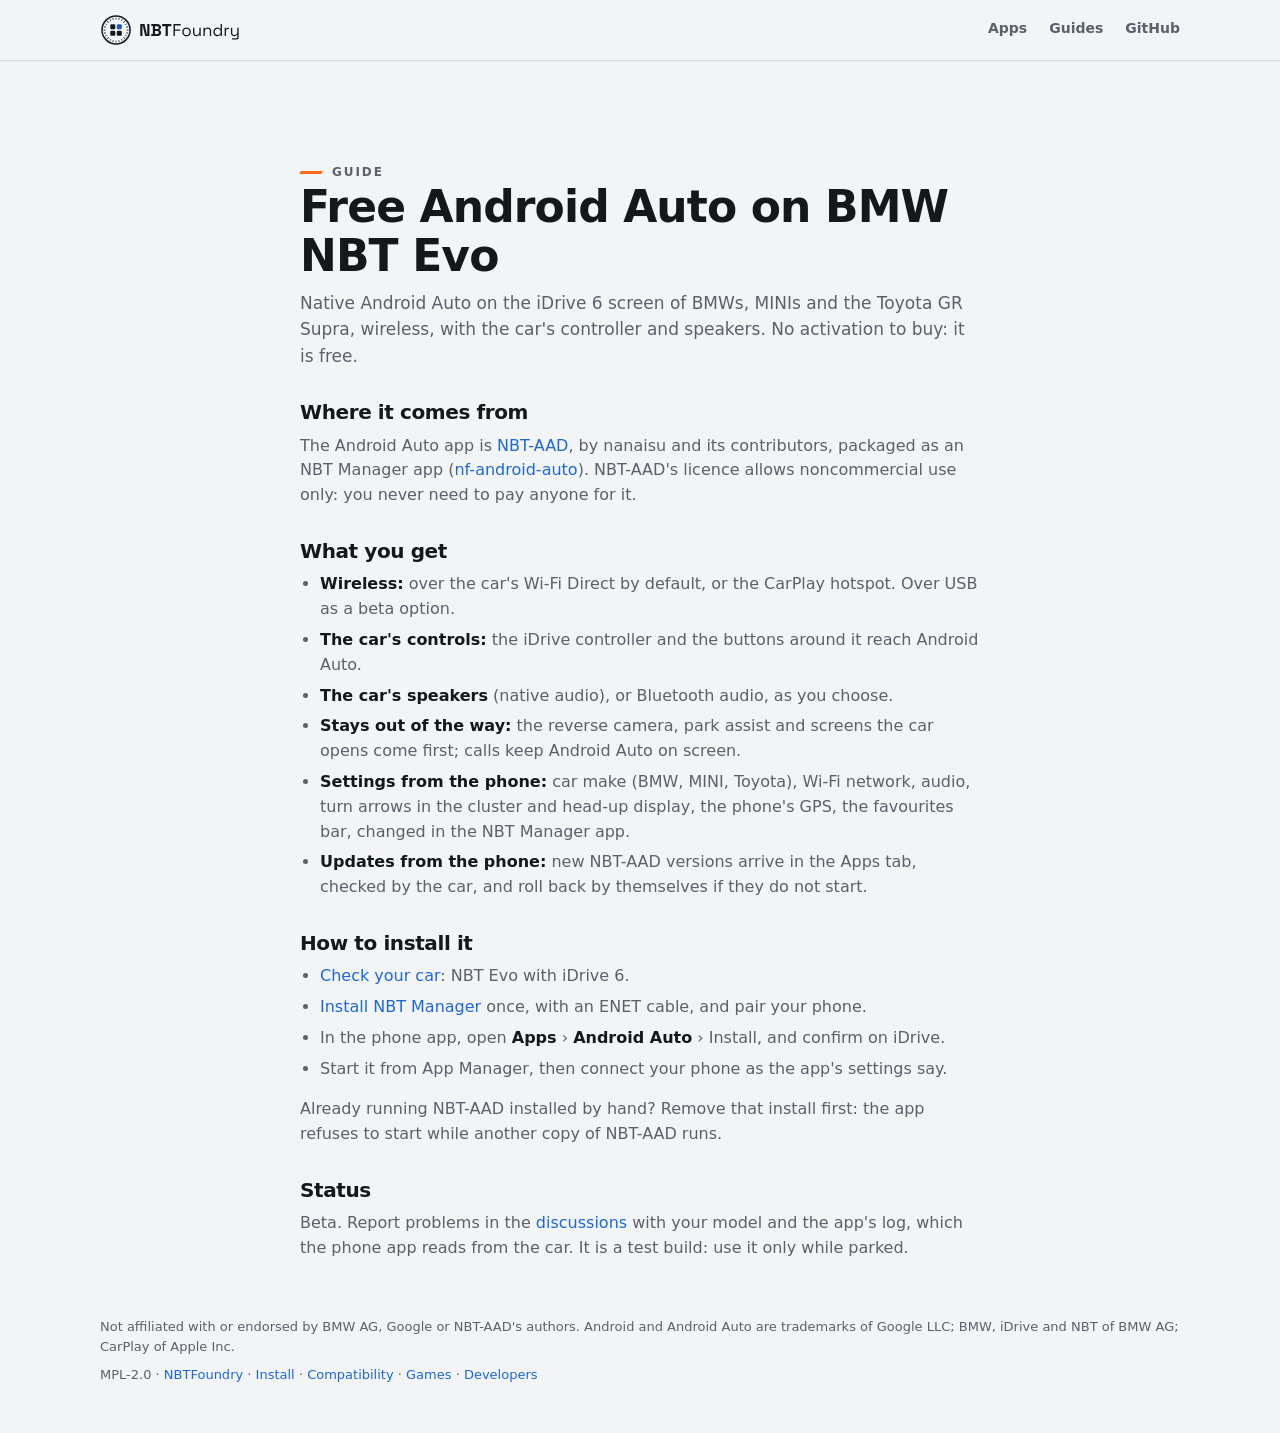
<file: site/android-auto.html>
<!doctype html>
<!-- SPDX-License-Identifier: MPL-2.0 -->
<html lang="en">
<head>
<meta charset="utf-8">
<meta name="viewport" content="width=device-width, initial-scale=1">
<title>Free Android Auto on BMW NBT Evo (iDrive 6) · NBTFoundry</title>
<meta name="description" content="Native, wireless Android Auto on BMW NBT Evo (iDrive 6) and Toyota GR Supra head units, free: NBT-AAD packaged as an app, installed and updated from your phone, no activation to buy.">
<meta name="color-scheme" content="light dark">
<link rel="canonical" href="https://nbtfoundry.github.io/android-auto.html">
<meta property="og:type" content="article">
<meta property="og:title" content="Free Android Auto on BMW NBT Evo (iDrive 6)">
<meta property="og:description" content="Native, wireless Android Auto on the iDrive screen, installed and updated from your phone. No activation to buy.">
<meta property="og:image" content="https://nbtfoundry.github.io/assets/share.png">
<link rel="icon" href="assets/mark-light.svg" media="(prefers-color-scheme: light)">
<link rel="icon" href="assets/mark-dark.svg" media="(prefers-color-scheme: dark)">
<link rel="stylesheet" href="style.css">
</head>
<body>
<header class="bar">
  <div class="wrap bar-inner">
    <a href="./" class="brand" aria-label="NBTFoundry">
      <picture>
        <source srcset="assets/logo-dark.svg" media="(prefers-color-scheme: dark)">
        <img src="assets/logo-light.svg" alt="NBTFoundry" height="32">
      </picture>
    </a>
    <nav><a href="./#apps">Apps</a><a href="./#guides">Guides</a><a href="https://github.com/NBTFoundry">GitHub</a></nav>
  </div>
</header>
<main class="wrap section prose">
  <p class="eyebrow">Guide</p>
  <h1>Free Android Auto on BMW NBT Evo</h1>
  <p class="lede-left">Native Android Auto on the iDrive 6 screen of BMWs, MINIs and the Toyota GR Supra,
    wireless, with the car's controller and speakers. No activation to buy: it is free.</p>

  <h2>Where it comes from</h2>
  <p>The Android Auto app is <a href="https://github.com/Sq00ky/Supra-iDrive6-Android-Auto">NBT-AAD</a>, by
    nanaisu and its contributors, packaged as an NBT Manager app
    (<a href="https://github.com/NBTFoundry/nf-android-auto">nf-android-auto</a>). NBT-AAD's licence allows
    noncommercial use only: you never need to pay anyone for it.</p>

  <h2>What you get</h2>
  <ul>
    <li><b>Wireless:</b> over the car's Wi-Fi Direct by default, or the CarPlay hotspot. Over USB as a beta option.</li>
    <li><b>The car's controls:</b> the iDrive controller and the buttons around it reach Android Auto.</li>
    <li><b>The car's speakers</b> (native audio), or Bluetooth audio, as you choose.</li>
    <li><b>Stays out of the way:</b> the reverse camera, park assist and screens the car opens come first;
      calls keep Android Auto on screen.</li>
    <li><b>Settings from the phone:</b> car make (BMW, MINI, Toyota), Wi-Fi network, audio, turn arrows in the cluster and head-up display,
      the phone's GPS, the favourites bar, changed in the NBT Manager app.</li>
    <li><b>Updates from the phone:</b> new NBT-AAD versions arrive in the Apps tab, checked by the car, and roll back
      by themselves if they do not start.</li>
  </ul>

  <h2>How to install it</h2>
  <ul>
    <li><a href="compatibility.html">Check your car</a>: NBT Evo with iDrive 6.</li>
    <li><a href="install.html">Install NBT Manager</a> once, with an ENET cable, and pair your phone.</li>
    <li>In the phone app, open <b>Apps</b> › <b>Android Auto</b> › Install, and confirm on iDrive.</li>
    <li>Start it from App Manager, then connect your phone as the app's settings say.</li>
  </ul>
  <p>Already running NBT-AAD installed by hand? Remove that install first: the app refuses to start while another
    copy of NBT-AAD runs.</p>

  <h2>Status</h2>
  <p>Beta. Report problems in the <a href="https://github.com/orgs/NBTFoundry/discussions/categories/q-a">discussions</a>
    with your model and the app's log, which the phone app reads from the car. It is a test build: use it only while
    parked.</p>
</main>
<footer class="wrap footer">
  <p>Not affiliated with or endorsed by BMW AG, Google or NBT-AAD's authors. Android and Android Auto are
    trademarks of Google LLC; BMW, iDrive and NBT of BMW AG; CarPlay of Apple Inc.</p>
  <p>MPL-2.0 · <a href="./">NBTFoundry</a> · <a href="install.html">Install</a> ·
    <a href="compatibility.html">Compatibility</a> · <a href="games.html">Games</a> ·
    <a href="developers.html">Developers</a></p>
</footer>
</body>
</html>
</file>
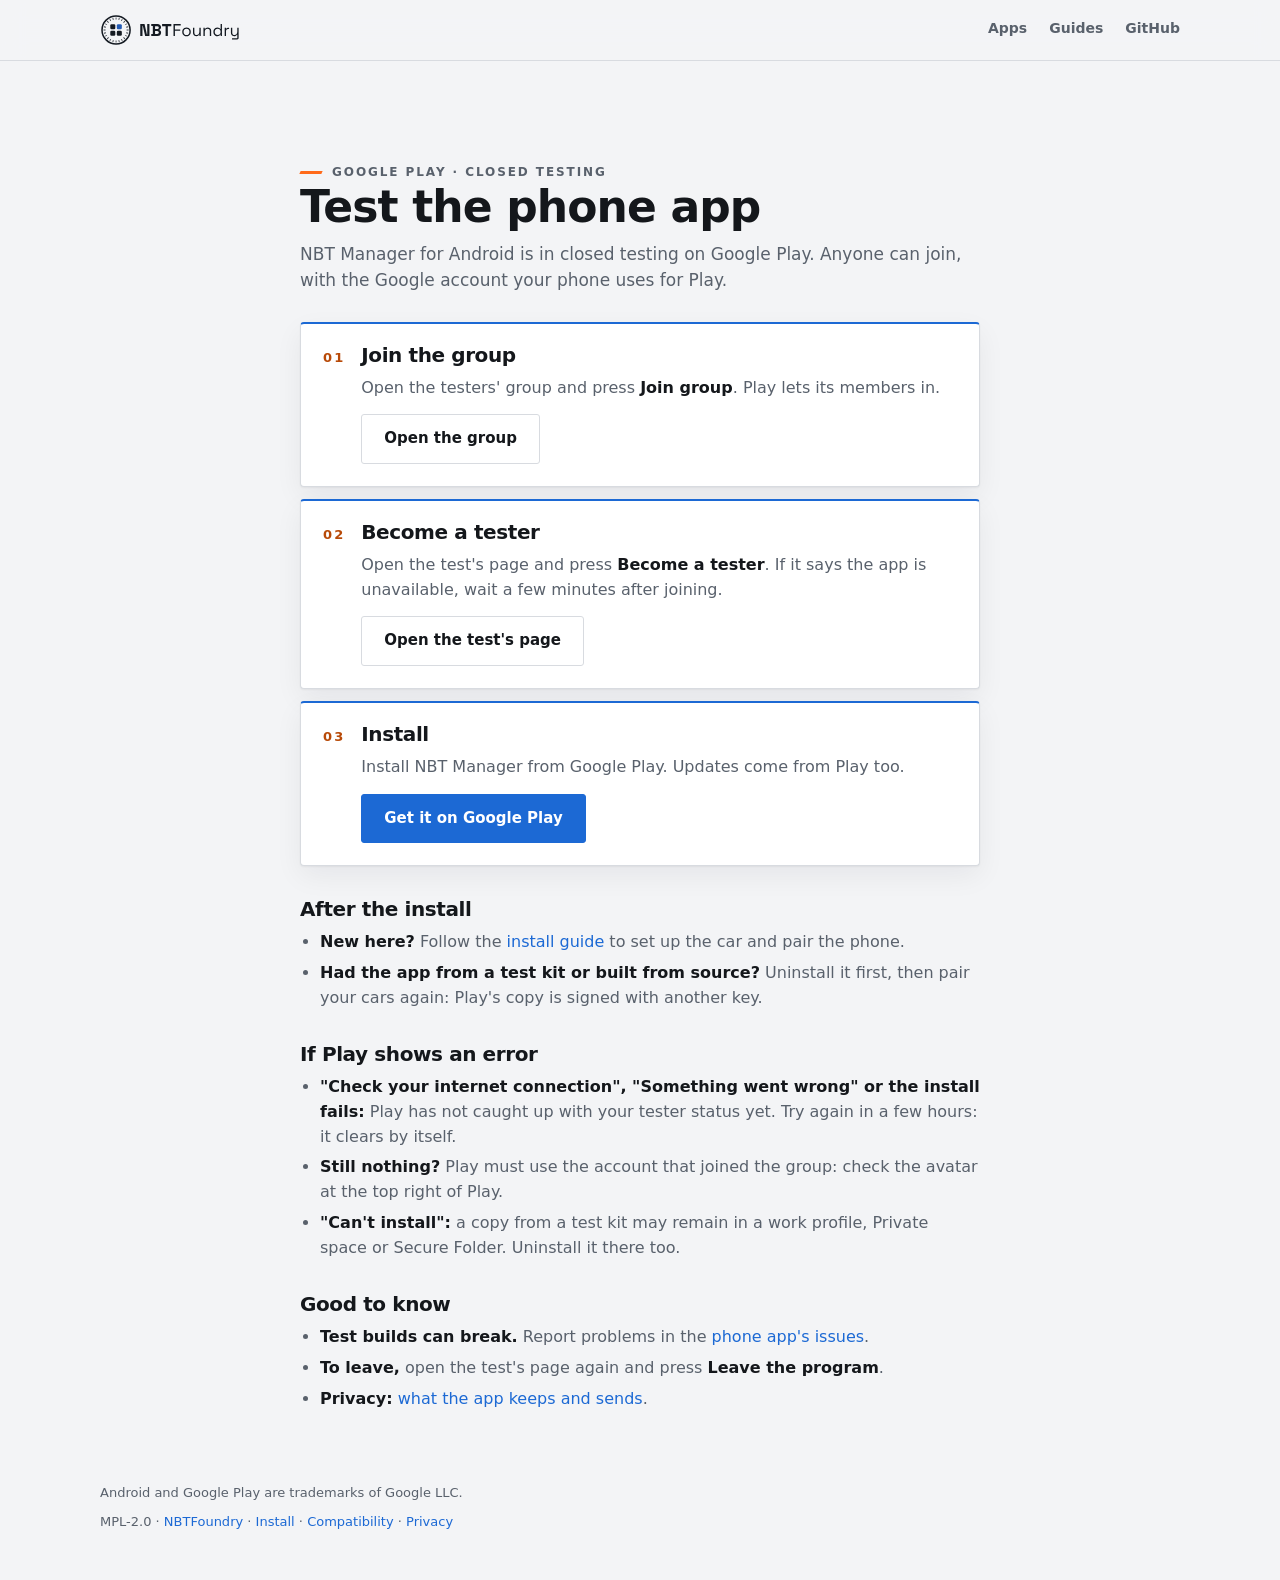
<file: site/beta.html>
<!doctype html>
<!-- SPDX-License-Identifier: MPL-2.0 -->
<html lang="en">
<head>
<meta charset="utf-8">
<meta name="viewport" content="width=device-width, initial-scale=1">
<title>Test the phone app · NBT Manager</title>
<meta name="description" content="Join the NBT Manager phone app's test on Google Play: open to anyone with a Google account.">
<meta name="color-scheme" content="light dark">
<link rel="canonical" href="https://nbtfoundry.github.io/beta.html">
<meta property="og:type" content="article">
<meta property="og:title" content="Test the NBT Manager phone app">
<meta property="og:description" content="Three steps on Google Play, open to anyone with a Google account.">
<meta property="og:image" content="https://nbtfoundry.github.io/assets/share.png">
<link rel="icon" href="assets/mark-light.svg" media="(prefers-color-scheme: light)">
<link rel="icon" href="assets/mark-dark.svg" media="(prefers-color-scheme: dark)">
<link rel="stylesheet" href="style.css">
</head>
<body>
<header class="bar">
  <div class="wrap bar-inner">
    <a href="./" class="brand" aria-label="NBTFoundry">
      <picture>
        <source srcset="assets/logo-dark.svg" media="(prefers-color-scheme: dark)">
        <img src="assets/logo-light.svg" alt="NBTFoundry" height="32">
      </picture>
    </a>
    <nav><a href="./#apps">Apps</a><a href="./#guides">Guides</a><a href="https://github.com/NBTFoundry">GitHub</a></nav>
  </div>
</header>
<main class="wrap section prose">
  <p class="eyebrow">Google Play · closed testing</p>
  <h1>Test the phone app</h1>
  <p class="lede-left">NBT Manager for Android is in closed testing on Google Play. Anyone can join,
    with the Google account your phone uses for Play.</p>

  <ol class="steps">
    <li>
      <h2>Join the group</h2>
      <p>Open the testers' group and press <b>Join group</b>. Play lets its members in.</p>
      <a class="button" href="https://groups.google.com/g/nbtfoundry-testers">Open the group</a>
    </li>
    <li>
      <h2>Become a tester</h2>
      <p>Open the test's page and press <b>Become a tester</b>. If it says the app is unavailable, wait a few
        minutes after joining.</p>
      <a class="button" href="https://play.google.com/apps/testing/org.nbtfoundry.manager">Open the test's page</a>
    </li>
    <li>
      <h2>Install</h2>
      <p>Install NBT Manager from Google Play. Updates come from Play too.</p>
      <a class="button primary" href="https://play.google.com/store/apps/details?id=org.nbtfoundry.manager">Get it on Google Play</a>
    </li>
  </ol>

  <h2>After the install</h2>
  <ul>
    <li><b>New here?</b> Follow the <a href="install.html">install guide</a> to set up the car and pair the phone.</li>
    <li><b>Had the app from a test kit or built from source?</b> Uninstall it first, then pair your cars again:
      Play's copy is signed with another key.</li>
  </ul>

  <h2>If Play shows an error</h2>
  <ul>
    <li><b>"Check your internet connection", "Something went wrong" or the install fails:</b> Play has not caught
      up with your tester status yet. Try again in a few hours: it clears by itself.</li>
    <li><b>Still nothing?</b> Play must use the account that joined the group: check the avatar at the top right
      of Play.</li>
    <li><b>"Can't install":</b> a copy from a test kit may remain in a work profile, Private space or Secure
      Folder. Uninstall it there too.</li>
  </ul>
  <h2>Good to know</h2>
  <ul>
    <li><b>Test builds can break.</b> Report problems in the
      <a href="https://github.com/NBTFoundry/mobile-app/issues">phone app's issues</a>.</li>
    <li><b>To leave,</b> open the test's page again and press <b>Leave the program</b>.</li>
    <li><b>Privacy:</b> <a href="privacy.html">what the app keeps and sends</a>.</li>
  </ul>
</main>
<footer class="wrap footer">
  <p>Android and Google Play are trademarks of Google LLC.</p>
  <p>MPL-2.0 · <a href="./">NBTFoundry</a> · <a href="install.html">Install</a> ·
    <a href="compatibility.html">Compatibility</a> · <a href="privacy.html">Privacy</a></p>
</footer>
</body>
</html>
</file>
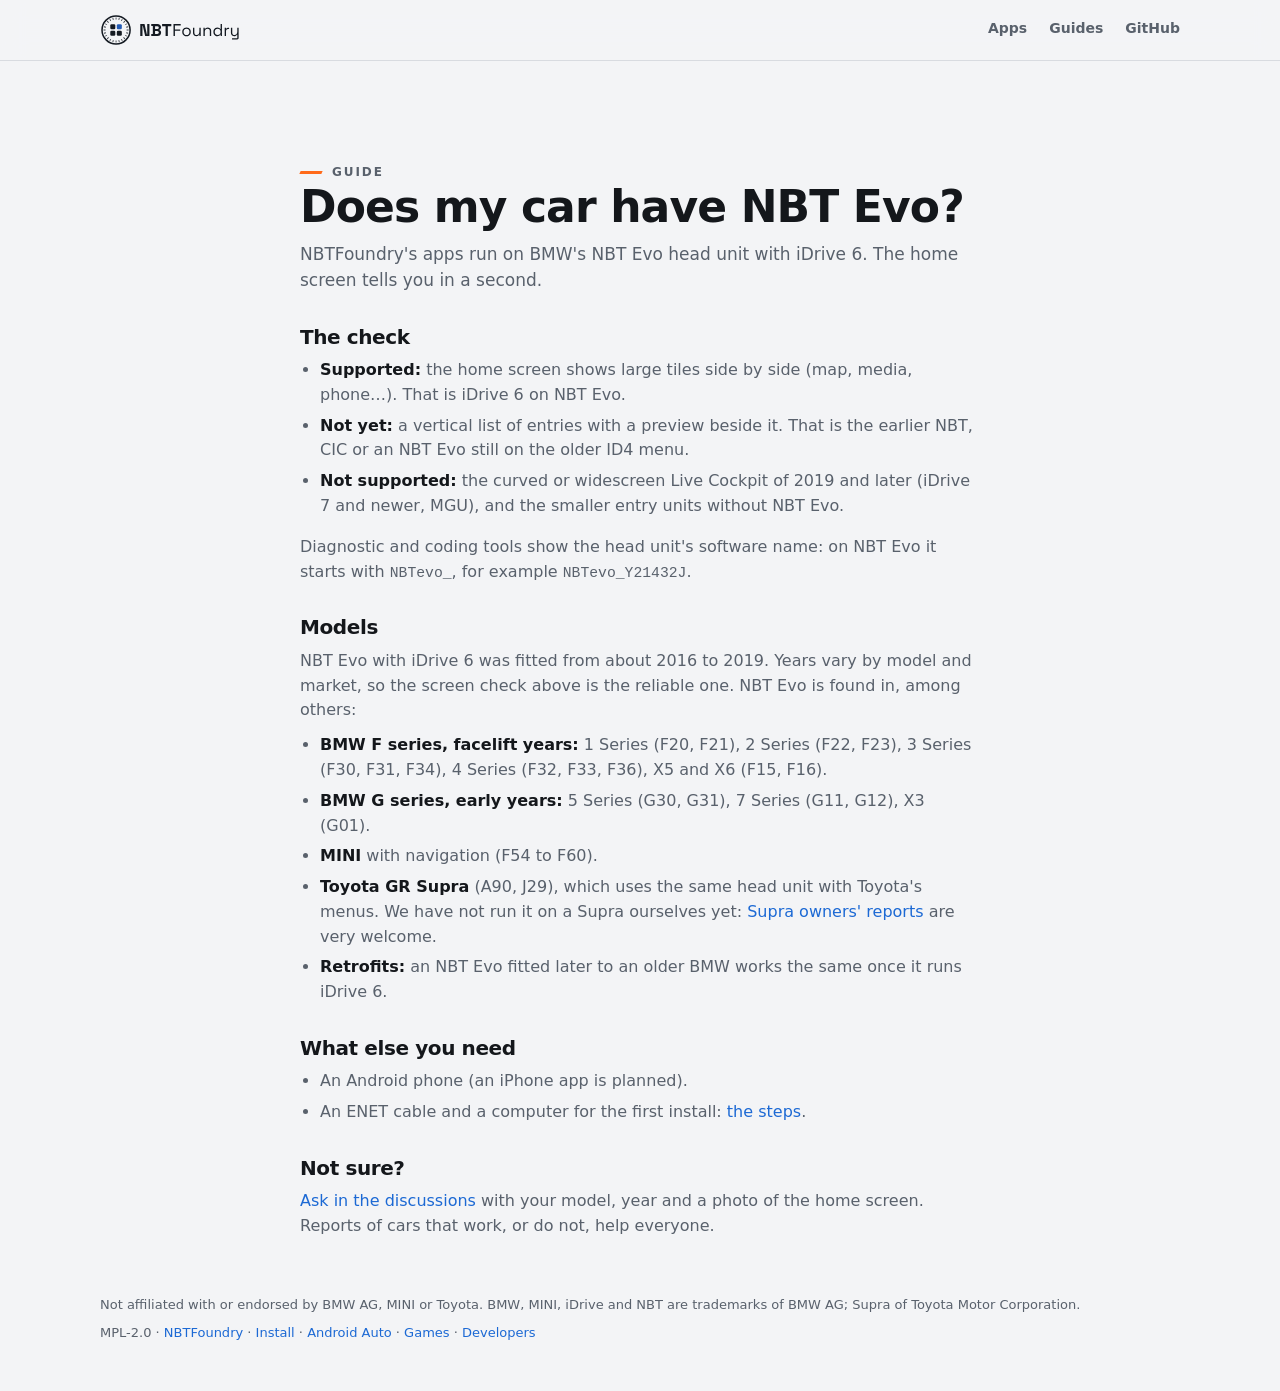
<file: site/compatibility.html>
<!doctype html>
<!-- SPDX-License-Identifier: MPL-2.0 -->
<html lang="en">
<head>
<meta charset="utf-8">
<meta name="viewport" content="width=device-width, initial-scale=1">
<title>Does my BMW have NBT Evo (iDrive 6)? · NBTFoundry</title>
<meta name="description" content="How to tell whether your BMW, MINI or Toyota GR Supra has the NBT Evo head unit with iDrive 6, which models have it, and which systems NBTFoundry's apps do not support yet.">
<meta name="color-scheme" content="light dark">
<link rel="canonical" href="https://nbtfoundry.github.io/compatibility.html">
<meta property="og:type" content="article">
<meta property="og:title" content="Does my car have NBT Evo (iDrive 6)?">
<meta property="og:description" content="The home screen tells you. Models, years and what is not supported yet.">
<meta property="og:image" content="https://nbtfoundry.github.io/assets/share.png">
<link rel="icon" href="assets/mark-light.svg" media="(prefers-color-scheme: light)">
<link rel="icon" href="assets/mark-dark.svg" media="(prefers-color-scheme: dark)">
<link rel="stylesheet" href="style.css">
</head>
<body>
<header class="bar">
  <div class="wrap bar-inner">
    <a href="./" class="brand" aria-label="NBTFoundry">
      <picture>
        <source srcset="assets/logo-dark.svg" media="(prefers-color-scheme: dark)">
        <img src="assets/logo-light.svg" alt="NBTFoundry" height="32">
      </picture>
    </a>
    <nav><a href="./#apps">Apps</a><a href="./#guides">Guides</a><a href="https://github.com/NBTFoundry">GitHub</a></nav>
  </div>
</header>
<main class="wrap section prose">
  <p class="eyebrow">Guide</p>
  <h1>Does my car have NBT Evo?</h1>
  <p class="lede-left">NBTFoundry's apps run on BMW's NBT Evo head unit with iDrive 6. The home screen tells
    you in a second.</p>

  <h2>The check</h2>
  <ul>
    <li><b>Supported:</b> the home screen shows large tiles side by side (map, media, phone…). That is iDrive 6
      on NBT Evo.</li>
    <li><b>Not yet:</b> a vertical list of entries with a preview beside it. That is the earlier NBT, CIC or an
      NBT Evo still on the older ID4 menu.</li>
    <li><b>Not supported:</b> the curved or widescreen Live Cockpit of 2019 and later (iDrive 7 and newer, MGU),
      and the smaller entry units without NBT Evo.</li>
  </ul>
  <p>Diagnostic and coding tools show the head unit's software name: on NBT Evo it starts with
    <code>NBTevo_</code>, for example <code>NBTevo_Y21432J</code>.</p>

  <h2>Models</h2>
  <p>NBT Evo with iDrive 6 was fitted from about 2016 to 2019. Years vary by model and market, so the screen
    check above is the reliable one. NBT Evo is found in, among others:</p>
  <ul>
    <li><b>BMW F series, facelift years:</b> 1 Series (F20, F21), 2 Series (F22, F23), 3 Series (F30, F31,
      F34), 4 Series (F32, F33, F36), X5 and X6 (F15, F16).</li>
    <li><b>BMW G series, early years:</b> 5 Series (G30, G31), 7 Series (G11, G12), X3 (G01).</li>
    <li><b>MINI</b> with navigation (F54 to F60).</li>
    <li><b>Toyota GR Supra</b> (A90, J29), which uses the same head unit with Toyota's menus. We have not run
      it on a Supra ourselves yet: <a href="https://github.com/orgs/NBTFoundry/discussions/1">Supra
      owners' reports</a> are very welcome.</li>
    <li><b>Retrofits:</b> an NBT Evo fitted later to an older BMW works the same once it runs iDrive 6.</li>
  </ul>

  <h2>What else you need</h2>
  <ul>
    <li>An Android phone (an iPhone app is planned).</li>
    <li>An ENET cable and a computer for the first install: <a href="install.html">the steps</a>.</li>
  </ul>

  <h2>Not sure?</h2>
  <p><a href="https://github.com/orgs/NBTFoundry/discussions/categories/q-a">Ask in the discussions</a> with
    your model, year and a photo of the home screen. Reports of cars that work, or do not, help everyone.</p>
</main>
<footer class="wrap footer">
  <p>Not affiliated with or endorsed by BMW AG, MINI or Toyota. BMW, MINI, iDrive and NBT are trademarks of
    BMW AG; Supra of Toyota Motor Corporation.</p>
  <p>MPL-2.0 · <a href="./">NBTFoundry</a> · <a href="install.html">Install</a> ·
    <a href="android-auto.html">Android Auto</a> · <a href="games.html">Games</a> ·
    <a href="developers.html">Developers</a></p>
</footer>
</body>
</html>
</file>
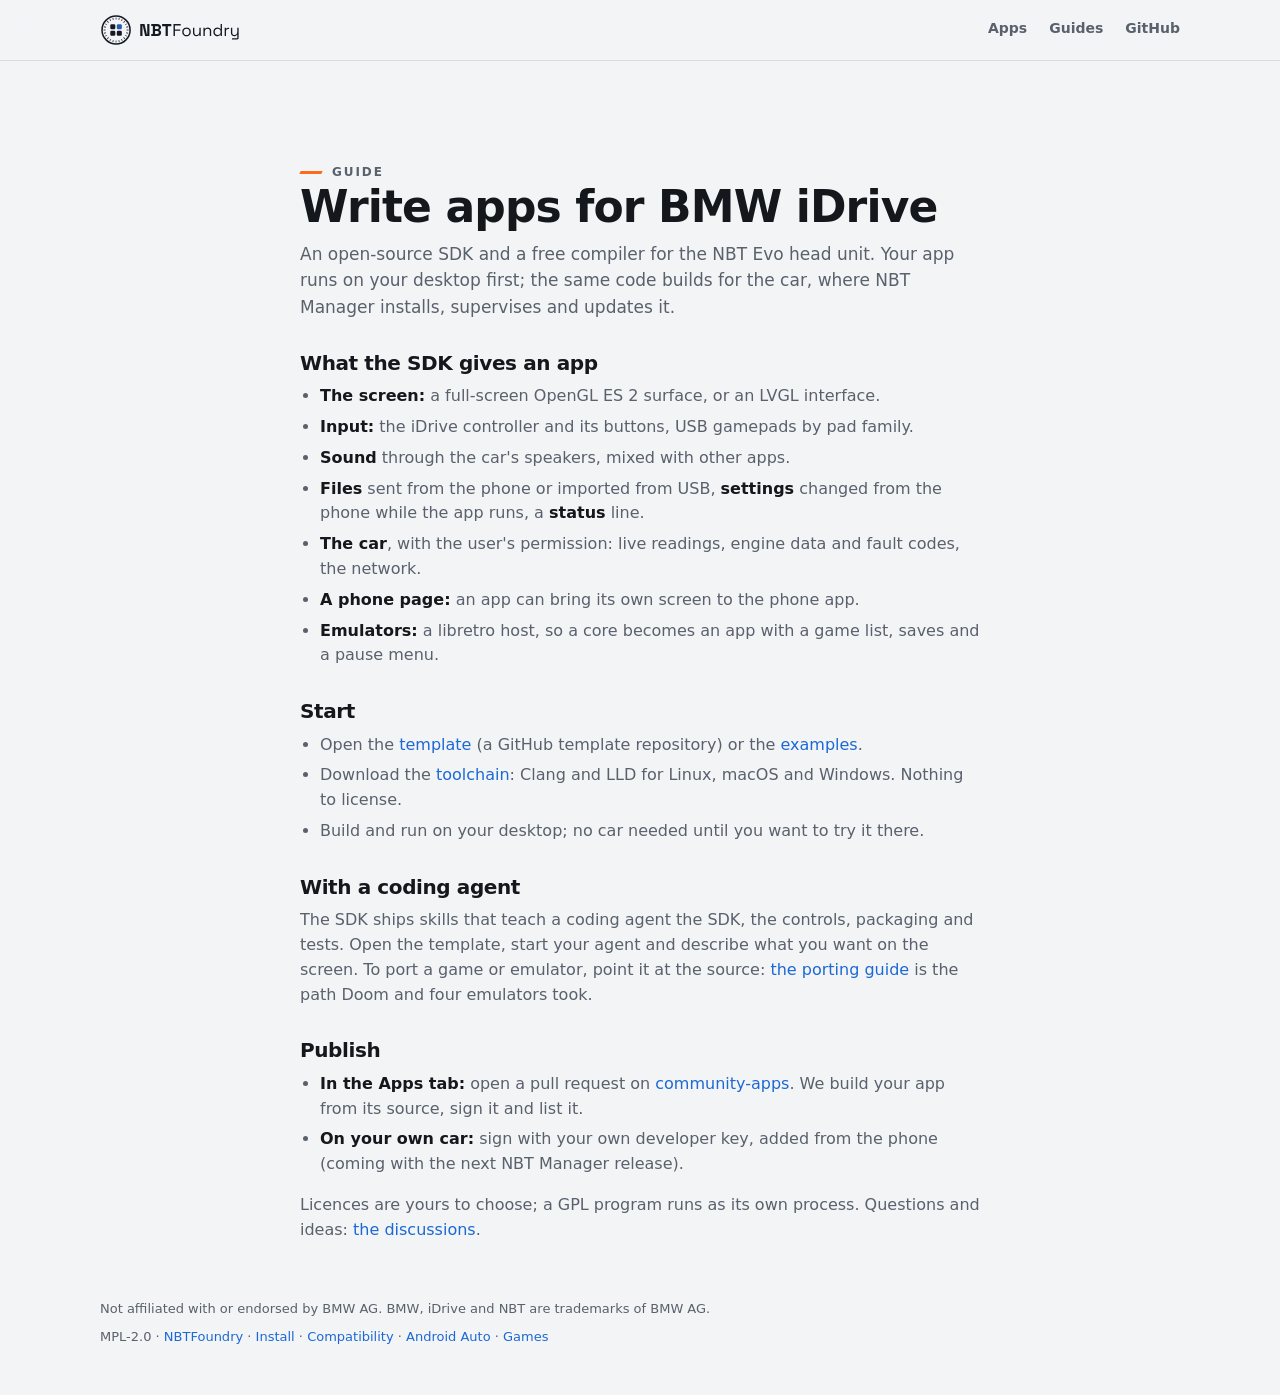
<file: site/developers.html>
<!doctype html>
<!-- SPDX-License-Identifier: MPL-2.0 -->
<html lang="en">
<head>
<meta charset="utf-8">
<meta name="viewport" content="width=device-width, initial-scale=1">
<title>Write apps for BMW iDrive (NBT Evo): SDK and free toolchain · NBTFoundry</title>
<meta name="description" content="An open-source C++ SDK, a free Clang toolchain for Linux, macOS and Windows, a template and coding-agent skills to write or port apps for BMW NBT Evo (iDrive 6) head units. Your app runs on the desktop first.">
<meta name="color-scheme" content="light dark">
<link rel="canonical" href="https://nbtfoundry.github.io/developers.html">
<meta property="og:type" content="article">
<meta property="og:title" content="Write apps for BMW iDrive (NBT Evo)">
<meta property="og:description" content="C++ SDK, free toolchain, template and agent skills. Runs on your desktop first, then on the car.">
<meta property="og:image" content="https://nbtfoundry.github.io/assets/share.png">
<link rel="icon" href="assets/mark-light.svg" media="(prefers-color-scheme: light)">
<link rel="icon" href="assets/mark-dark.svg" media="(prefers-color-scheme: dark)">
<link rel="stylesheet" href="style.css">
</head>
<body>
<header class="bar">
  <div class="wrap bar-inner">
    <a href="./" class="brand" aria-label="NBTFoundry">
      <picture>
        <source srcset="assets/logo-dark.svg" media="(prefers-color-scheme: dark)">
        <img src="assets/logo-light.svg" alt="NBTFoundry" height="32">
      </picture>
    </a>
    <nav><a href="./#apps">Apps</a><a href="./#guides">Guides</a><a href="https://github.com/NBTFoundry">GitHub</a></nav>
  </div>
</header>
<main class="wrap section prose">
  <p class="eyebrow">Guide</p>
  <h1>Write apps for BMW iDrive</h1>
  <p class="lede-left">An open-source SDK and a free compiler for the NBT Evo head unit. Your app runs on your
    desktop first; the same code builds for the car, where NBT Manager installs, supervises and updates it.</p>

  <h2>What the SDK gives an app</h2>
  <ul>
    <li><b>The screen:</b> a full-screen OpenGL ES 2 surface, or an LVGL interface.</li>
    <li><b>Input:</b> the iDrive controller and its buttons, USB gamepads by pad family.</li>
    <li><b>Sound</b> through the car's speakers, mixed with other apps.</li>
    <li><b>Files</b> sent from the phone or imported from USB, <b>settings</b> changed from the phone while the
      app runs, a <b>status</b> line.</li>
    <li><b>The car</b>, with the user's permission: live readings, engine data and fault codes, the network.</li>
    <li><b>A phone page:</b> an app can bring its own screen to the phone app.</li>
    <li><b>Emulators:</b> a libretro host, so a core becomes an app with a game list, saves and a pause menu.</li>
  </ul>

  <h2>Start</h2>
  <ul>
    <li>Open the <a href="https://github.com/NBTFoundry/template">template</a> (a GitHub template repository) or
      the <a href="https://github.com/NBTFoundry/examples">examples</a>.</li>
    <li>Download the <a href="https://github.com/NBTFoundry/toolchains">toolchain</a>: Clang and LLD for Linux,
      macOS and Windows. Nothing to license.</li>
    <li>Build and run on your desktop; no car needed until you want to try it there.</li>
  </ul>

  <h2>With a coding agent</h2>
  <p>The SDK ships skills that teach a coding agent the SDK, the controls, packaging and tests. Open the template,
    start your agent and describe what you want on the screen. To port a game or emulator, point it at the
    source: <a href="https://github.com/NBTFoundry/sdk/blob/main/docs/porting.md">the porting guide</a> is the
    path Doom and four emulators took.</p>

  <h2>Publish</h2>
  <ul>
    <li><b>In the Apps tab:</b> open a pull request on
      <a href="https://github.com/NBTFoundry/community-apps">community-apps</a>. We build your app from its source,
      sign it and list it.</li>
    <li><b>On your own car:</b> sign with your own developer key, added from the phone (coming with the next NBT
      Manager release).</li>
  </ul>
  <p>Licences are yours to choose; a GPL program runs as its own process. Questions and ideas:
    <a href="https://github.com/orgs/NBTFoundry/discussions/categories/ideas">the discussions</a>.</p>
</main>
<footer class="wrap footer">
  <p>Not affiliated with or endorsed by BMW AG. BMW, iDrive and NBT are trademarks of BMW AG.</p>
  <p>MPL-2.0 · <a href="./">NBTFoundry</a> · <a href="install.html">Install</a> ·
    <a href="compatibility.html">Compatibility</a> · <a href="android-auto.html">Android Auto</a> ·
    <a href="games.html">Games</a></p>
</footer>
</body>
</html>
</file>
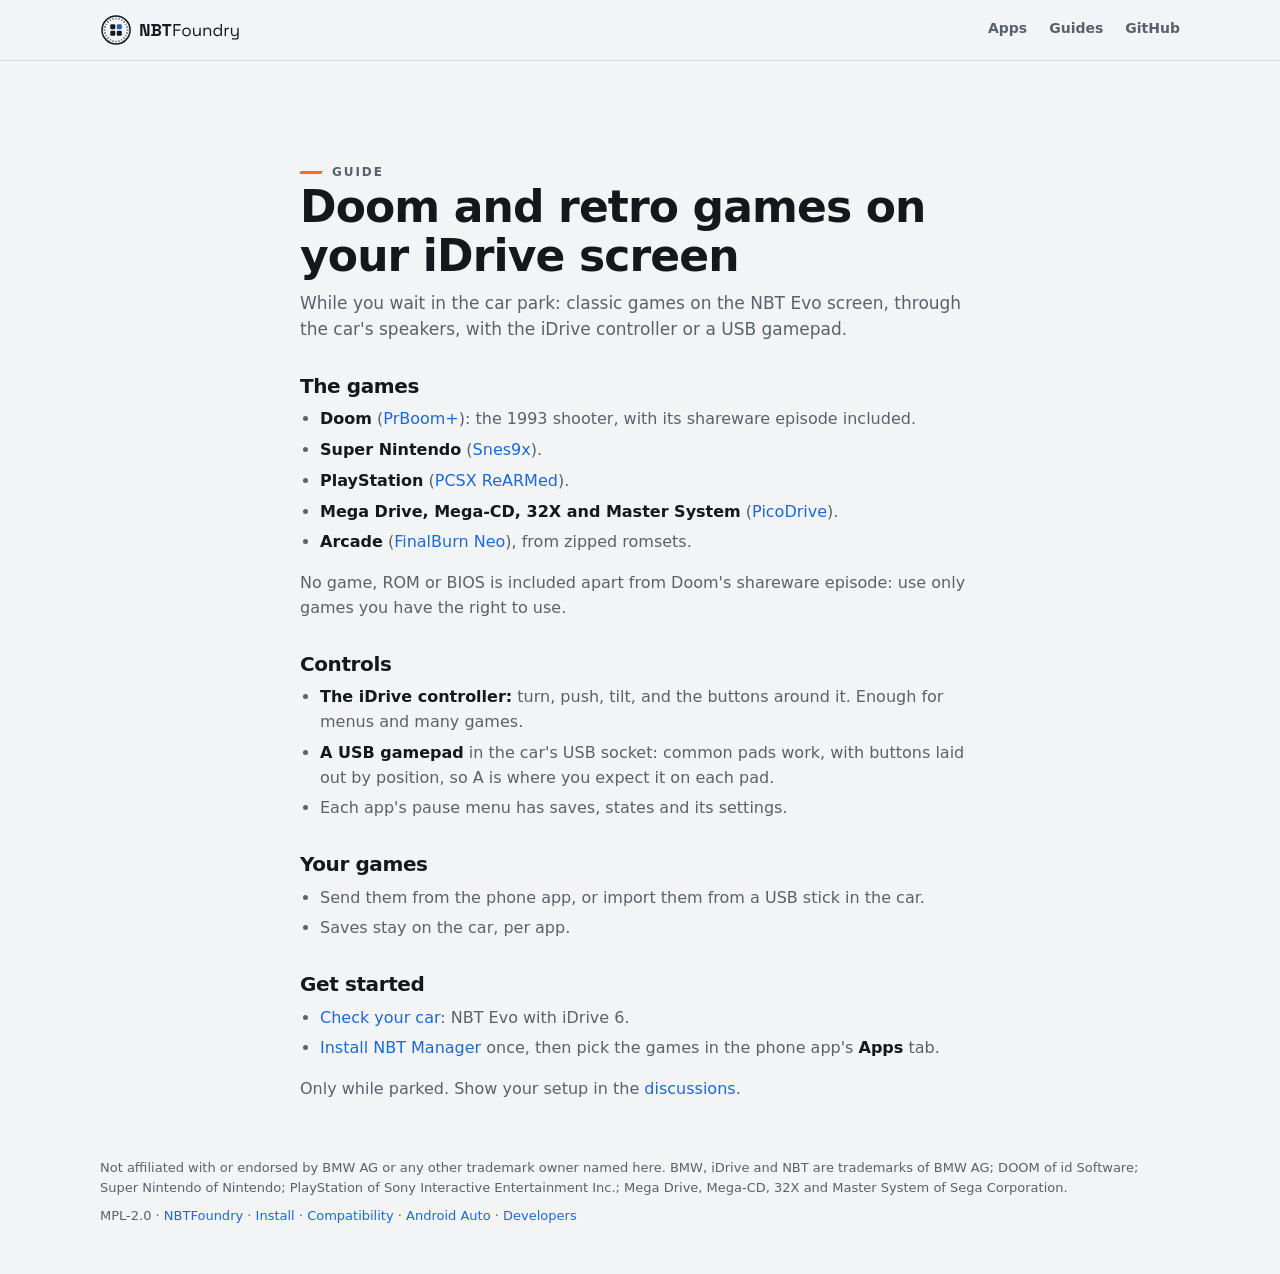
<file: site/games.html>
<!doctype html>
<!-- SPDX-License-Identifier: MPL-2.0 -->
<html lang="en">
<head>
<meta charset="utf-8">
<meta name="viewport" content="width=device-width, initial-scale=1">
<title>Doom and retro games on a BMW iDrive screen · NBTFoundry</title>
<meta name="description" content="Play Doom, Super Nintendo, PlayStation, Mega Drive and arcade games on a parked BMW's NBT Evo (iDrive 6) screen, with the iDrive controller or a USB gamepad. Free and open source.">
<meta name="color-scheme" content="light dark">
<link rel="canonical" href="https://nbtfoundry.github.io/games.html">
<meta property="og:type" content="article">
<meta property="og:title" content="Doom and retro games on a BMW iDrive screen">
<meta property="og:description" content="Doom, SNES, PlayStation, Mega Drive and arcade games on a parked car's iDrive 6 screen.">
<meta property="og:image" content="https://nbtfoundry.github.io/assets/share.png">
<link rel="icon" href="assets/mark-light.svg" media="(prefers-color-scheme: light)">
<link rel="icon" href="assets/mark-dark.svg" media="(prefers-color-scheme: dark)">
<link rel="stylesheet" href="style.css">
</head>
<body>
<header class="bar">
  <div class="wrap bar-inner">
    <a href="./" class="brand" aria-label="NBTFoundry">
      <picture>
        <source srcset="assets/logo-dark.svg" media="(prefers-color-scheme: dark)">
        <img src="assets/logo-light.svg" alt="NBTFoundry" height="32">
      </picture>
    </a>
    <nav><a href="./#apps">Apps</a><a href="./#guides">Guides</a><a href="https://github.com/NBTFoundry">GitHub</a></nav>
  </div>
</header>
<main class="wrap section prose">
  <p class="eyebrow">Guide</p>
  <h1>Doom and retro games on your iDrive screen</h1>
  <p class="lede-left">While you wait in the car park: classic games on the NBT Evo screen, through the car's
    speakers, with the iDrive controller or a USB gamepad.</p>

  <h2>The games</h2>
  <ul>
    <li><b>Doom</b> (<a href="https://github.com/NBTFoundry/nf-doom">PrBoom+</a>): the 1993 shooter, with its
      shareware episode included.</li>
    <li><b>Super Nintendo</b> (<a href="https://github.com/NBTFoundry/nf-snes9x">Snes9x</a>).</li>
    <li><b>PlayStation</b> (<a href="https://github.com/NBTFoundry/nf-pcsx-rearmed">PCSX ReARMed</a>).</li>
    <li><b>Mega Drive, Mega-CD, 32X and Master System</b>
      (<a href="https://github.com/NBTFoundry/nf-picodrive">PicoDrive</a>).</li>
    <li><b>Arcade</b> (<a href="https://github.com/NBTFoundry/nf-fbneo">FinalBurn Neo</a>), from zipped romsets.</li>
  </ul>
  <p>No game, ROM or BIOS is included apart from Doom's shareware episode: use only games you have the right to
    use.</p>

  <h2>Controls</h2>
  <ul>
    <li><b>The iDrive controller:</b> turn, push, tilt, and the buttons around it. Enough for menus and many games.</li>
    <li><b>A USB gamepad</b> in the car's USB socket: common pads work, with buttons laid out by position, so A
      is where you expect it on each pad.</li>
    <li>Each app's pause menu has saves, states and its settings.</li>
  </ul>

  <h2>Your games</h2>
  <ul>
    <li>Send them from the phone app, or import them from a USB stick in the car.</li>
    <li>Saves stay on the car, per app.</li>
  </ul>

  <h2>Get started</h2>
  <ul>
    <li><a href="compatibility.html">Check your car</a>: NBT Evo with iDrive 6.</li>
    <li><a href="install.html">Install NBT Manager</a> once, then pick the games in the phone app's <b>Apps</b> tab.</li>
  </ul>
  <p>Only while parked. Show your setup in the
    <a href="https://github.com/orgs/NBTFoundry/discussions/categories/show-and-tell">discussions</a>.</p>
</main>
<footer class="wrap footer">
  <p>Not affiliated with or endorsed by BMW AG or any other trademark owner named here. BMW, iDrive and NBT are
    trademarks of BMW AG; DOOM of id Software; Super Nintendo of Nintendo; PlayStation of Sony Interactive
    Entertainment Inc.; Mega Drive, Mega-CD, 32X and Master System of Sega Corporation.</p>
  <p>MPL-2.0 · <a href="./">NBTFoundry</a> · <a href="install.html">Install</a> ·
    <a href="compatibility.html">Compatibility</a> · <a href="android-auto.html">Android Auto</a> ·
    <a href="developers.html">Developers</a></p>
</footer>
</body>
</html>
</file>
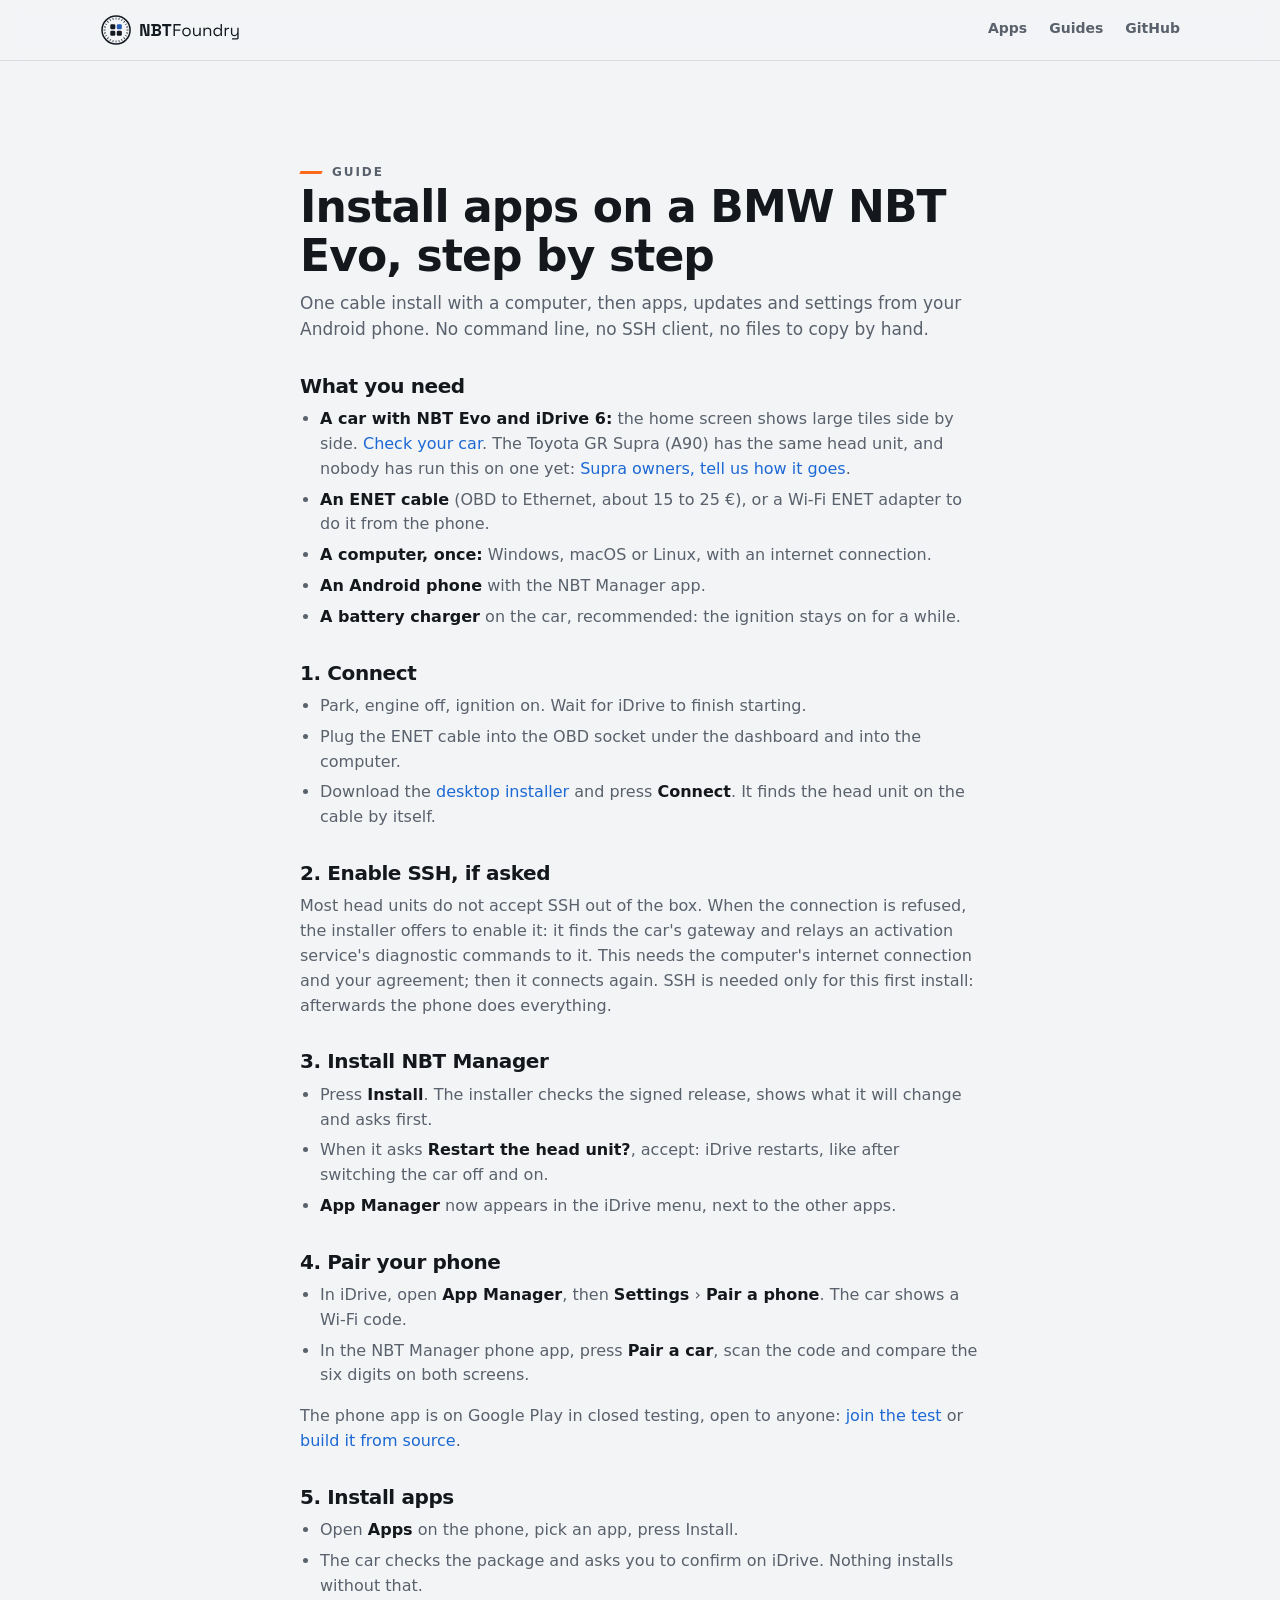
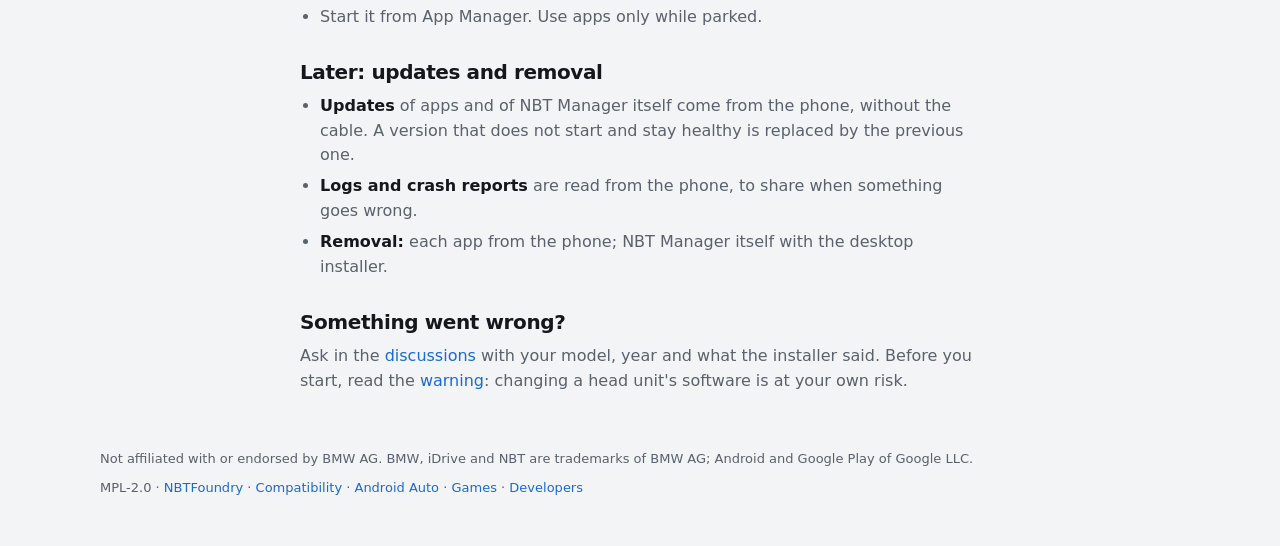
<file: site/install.html>
<!doctype html>
<!-- SPDX-License-Identifier: MPL-2.0 -->
<html lang="en">
<head>
<meta charset="utf-8">
<meta name="viewport" content="width=device-width, initial-scale=1">
<title>Install apps on a BMW NBT Evo (iDrive 6), step by step · NBTFoundry</title>
<meta name="description" content="How to install NBT Manager and apps on a BMW NBT Evo (iDrive 6) head unit: an ENET cable, the desktop installer, SSH enabled for you, then everything from your Android phone. No command line.">
<meta name="color-scheme" content="light dark">
<link rel="canonical" href="https://nbtfoundry.github.io/install.html">
<meta property="og:type" content="article">
<meta property="og:title" content="Install apps on a BMW NBT Evo (iDrive 6), step by step">
<meta property="og:description" content="One cable install, then apps, updates and settings from your Android phone. No command line.">
<meta property="og:image" content="https://nbtfoundry.github.io/assets/share.png">
<link rel="icon" href="assets/mark-light.svg" media="(prefers-color-scheme: light)">
<link rel="icon" href="assets/mark-dark.svg" media="(prefers-color-scheme: dark)">
<link rel="stylesheet" href="style.css">
</head>
<body>
<header class="bar">
  <div class="wrap bar-inner">
    <a href="./" class="brand" aria-label="NBTFoundry">
      <picture>
        <source srcset="assets/logo-dark.svg" media="(prefers-color-scheme: dark)">
        <img src="assets/logo-light.svg" alt="NBTFoundry" height="32">
      </picture>
    </a>
    <nav><a href="./#apps">Apps</a><a href="./#guides">Guides</a><a href="https://github.com/NBTFoundry">GitHub</a></nav>
  </div>
</header>
<main class="wrap section prose">
  <p class="eyebrow">Guide</p>
  <h1>Install apps on a BMW NBT Evo, step by step</h1>
  <p class="lede-left">One cable install with a computer, then apps, updates and settings from your Android
    phone. No command line, no SSH client, no files to copy by hand.</p>

  <h2>What you need</h2>
  <ul>
    <li><b>A car with NBT Evo and iDrive 6:</b> the home screen shows large tiles side by side.
      <a href="compatibility.html">Check your car</a>. The Toyota GR Supra (A90) has the same head unit, and
      nobody has run this on one yet: <a href="https://github.com/orgs/NBTFoundry/discussions/1">Supra owners, tell us how it goes</a>.</li>
    <li><b>An ENET cable</b> (OBD to Ethernet, about 15 to 25 €), or a Wi-Fi ENET adapter to do it from the phone.</li>
    <li><b>A computer, once:</b> Windows, macOS or Linux, with an internet connection.</li>
    <li><b>An Android phone</b> with the NBT Manager app.</li>
    <li><b>A battery charger</b> on the car, recommended: the ignition stays on for a while.</li>
  </ul>

  <h2>1. Connect</h2>
  <ul>
    <li>Park, engine off, ignition on. Wait for iDrive to finish starting.</li>
    <li>Plug the ENET cable into the OBD socket under the dashboard and into the computer.</li>
    <li>Download the <a href="https://github.com/NBTFoundry/installer/releases">desktop installer</a> and
      press <b>Connect</b>. It finds the head unit on the cable by itself.</li>
  </ul>

  <h2>2. Enable SSH, if asked</h2>
  <p>Most head units do not accept SSH out of the box. When the connection is refused, the installer offers to
    enable it: it finds the car's gateway and relays an activation service's diagnostic commands to it. This
    needs the computer's internet connection and your agreement; then it connects again. SSH is needed only for
    this first install: afterwards the phone does everything.</p>

  <h2>3. Install NBT Manager</h2>
  <ul>
    <li>Press <b>Install</b>. The installer checks the signed release, shows what it will change and asks first.</li>
    <li>When it asks <b>Restart the head unit?</b>, accept: iDrive restarts, like after switching the car off and on.</li>
    <li><b>App Manager</b> now appears in the iDrive menu, next to the other apps.</li>
  </ul>

  <h2>4. Pair your phone</h2>
  <ul>
    <li>In iDrive, open <b>App Manager</b>, then <b>Settings</b> › <b>Pair a phone</b>. The car shows a Wi-Fi code.</li>
    <li>In the NBT Manager phone app, press <b>Pair a car</b>, scan the code and compare the six digits on both screens.</li>
  </ul>
  <p>The phone app is on Google Play in closed testing, open to anyone:
    <a href="beta.html">join the test</a> or
    <a href="https://github.com/NBTFoundry/mobile-app">build it from source</a>.</p>

  <h2>5. Install apps</h2>
  <ul>
    <li>Open <b>Apps</b> on the phone, pick an app, press Install.</li>
    <li>The car checks the package and asks you to confirm on iDrive. Nothing installs without that.</li>
    <li>Start it from App Manager. Use apps only while parked.</li>
  </ul>

  <h2>Later: updates and removal</h2>
  <ul>
    <li><b>Updates</b> of apps and of NBT Manager itself come from the phone, without the cable. A version that
      does not start and stay healthy is replaced by the previous one.</li>
    <li><b>Logs and crash reports</b> are read from the phone, to share when something goes wrong.</li>
    <li><b>Removal:</b> each app from the phone; NBT Manager itself with the desktop installer.</li>
  </ul>

  <h2>Something went wrong?</h2>
  <p>Ask in the <a href="https://github.com/orgs/NBTFoundry/discussions/categories/q-a">discussions</a> with your
    model, year and what the installer said. Before you start, read the
    <a href="./#warning">warning</a>: changing a head unit's software is at your own risk.</p>
</main>
<footer class="wrap footer">
  <p>Not affiliated with or endorsed by BMW AG. BMW, iDrive and NBT are trademarks of BMW AG; Android and Google
    Play of Google LLC.</p>
  <p>MPL-2.0 · <a href="./">NBTFoundry</a> · <a href="compatibility.html">Compatibility</a> ·
    <a href="android-auto.html">Android Auto</a> · <a href="games.html">Games</a> ·
    <a href="developers.html">Developers</a></p>
</footer>
</body>
</html>
</file>
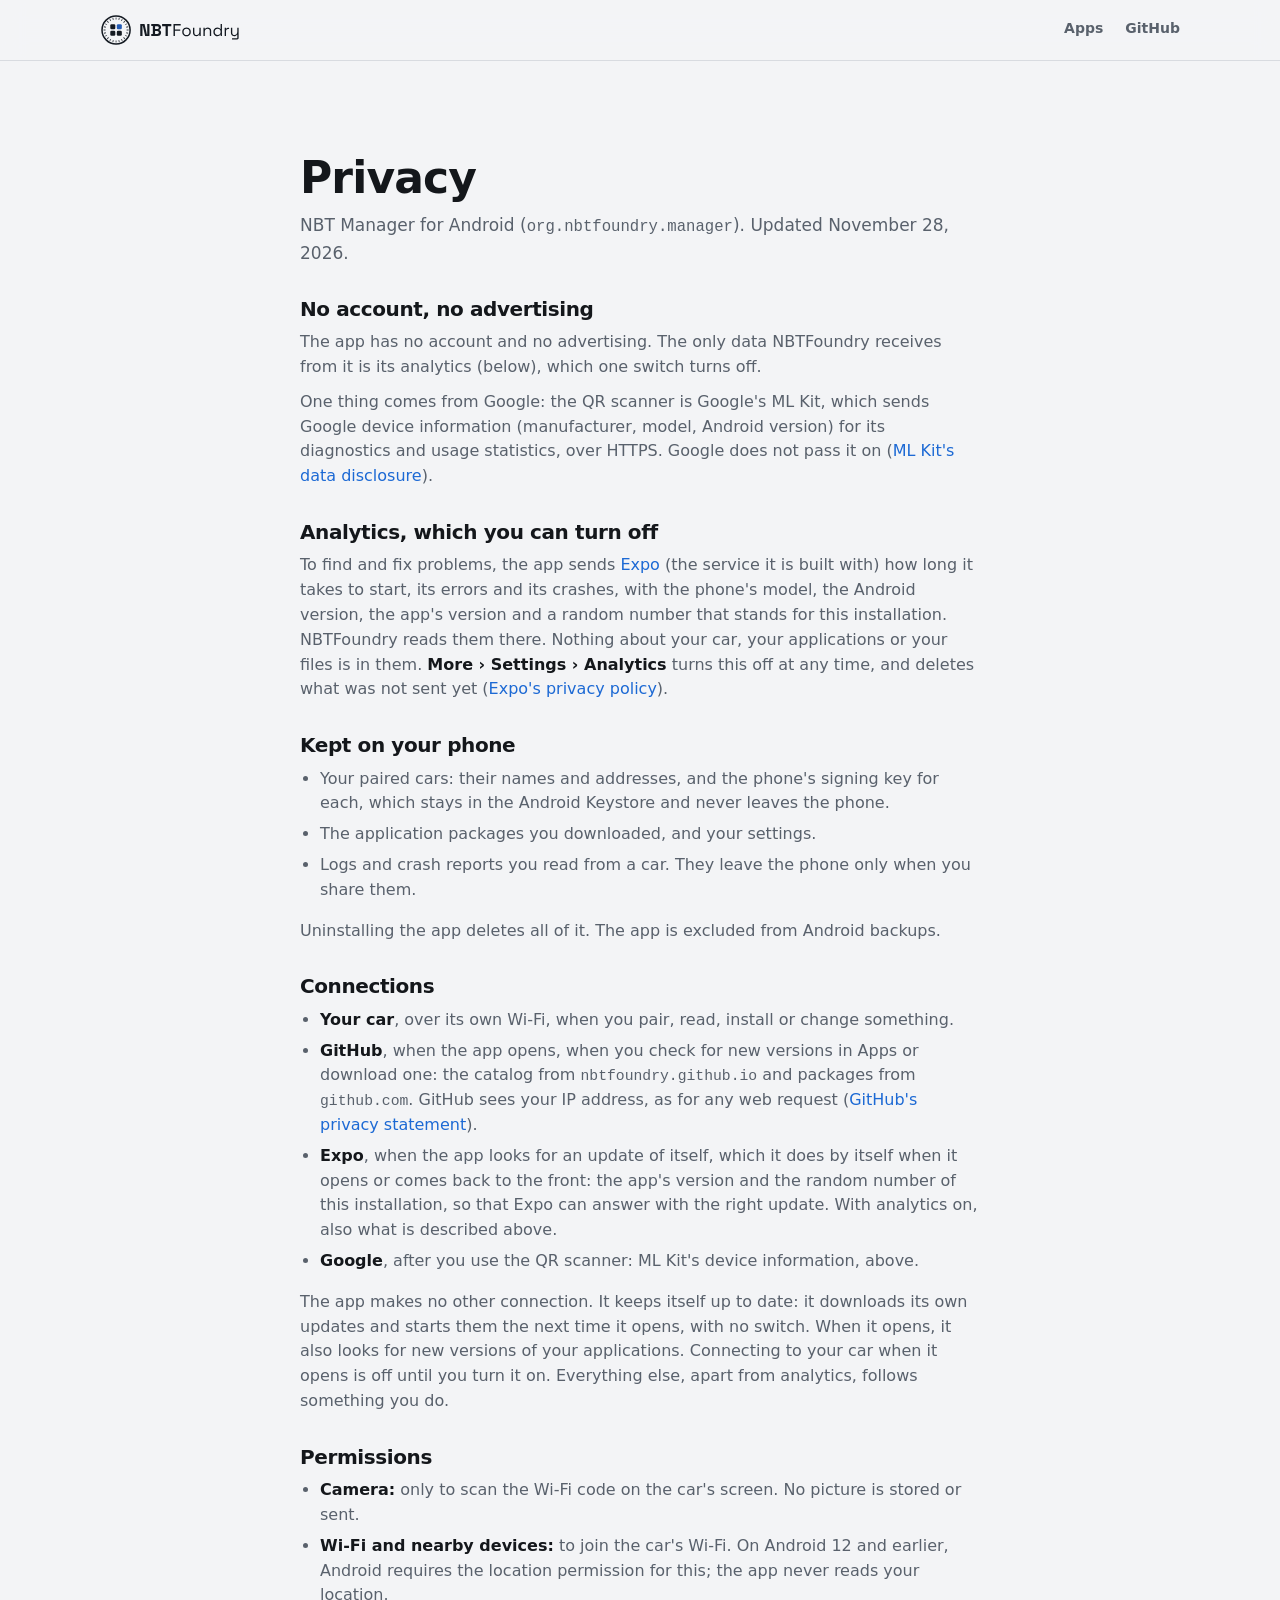
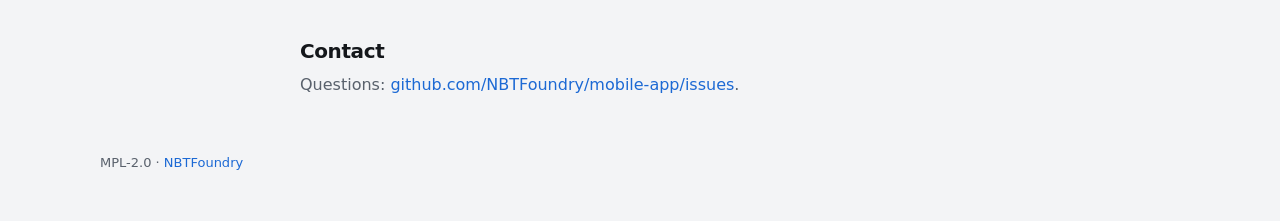
<file: site/privacy.html>
<!doctype html>
<!-- SPDX-License-Identifier: MPL-2.0 -->
<html lang="en">
<head>
<meta charset="utf-8">
<meta name="viewport" content="width=device-width, initial-scale=1">
<title>Privacy · NBT Manager</title>
<meta name="description" content="What the NBT Manager phone app keeps, sends and asks for.">
<meta name="color-scheme" content="light dark">
<link rel="icon" href="assets/mark-light.svg" media="(prefers-color-scheme: light)">
<link rel="icon" href="assets/mark-dark.svg" media="(prefers-color-scheme: dark)">
<link rel="stylesheet" href="style.css">
</head>
<body>
<header class="bar">
  <div class="wrap bar-inner">
    <a href="./" class="brand" aria-label="NBTFoundry">
      <picture>
        <source srcset="assets/logo-dark.svg" media="(prefers-color-scheme: dark)">
        <img src="assets/logo-light.svg" alt="NBTFoundry" height="32">
      </picture>
    </a>
    <nav><a href="./#apps">Apps</a><a href="https://github.com/NBTFoundry">GitHub</a></nav>
  </div>
</header>
<main class="wrap section prose">
  <h1>Privacy</h1>
  <p class="lede-left">NBT Manager for Android (<code>org.nbtfoundry.manager</code>). Updated November 28, 2026.</p>

  <h2>No account, no advertising</h2>
  <p>The app has no account and no advertising. The only data NBTFoundry receives from it is its
    analytics (below), which one switch turns off.</p>
  <p>One thing comes from Google: the QR scanner is Google's ML Kit, which sends Google device information
    (manufacturer, model, Android version) for its diagnostics and usage statistics, over HTTPS. Google does
    not pass it on (<a href="https://developers.google.com/ml-kit/android-data-disclosure">ML Kit's data
    disclosure</a>).</p>

  <h2>Analytics, which you can turn off</h2>
  <p>To find and fix problems, the app sends <a href="https://expo.dev">Expo</a> (the service it is built
    with) how long it takes to start, its errors and its crashes, with the phone's model, the Android
    version, the app's version and a random number that stands for this installation. NBTFoundry reads
    them there. Nothing about your car, your applications or your files is in them.
    <b>More › Settings › Analytics</b> turns this off at any time, and deletes what was not sent
    yet (<a href="https://expo.dev/privacy">Expo's privacy policy</a>).</p>

  <h2>Kept on your phone</h2>
  <ul>
    <li>Your paired cars: their names and addresses, and the phone's signing key for each, which stays in
      the Android Keystore and never leaves the phone.</li>
    <li>The application packages you downloaded, and your settings.</li>
    <li>Logs and crash reports you read from a car. They leave the phone only when you share them.</li>
  </ul>
  <p>Uninstalling the app deletes all of it. The app is excluded from Android backups.</p>

  <h2>Connections</h2>
  <ul>
    <li><b>Your car</b>, over its own Wi-Fi, when you pair, read, install or change something.</li>
    <li><b>GitHub</b>, when the app opens, when you check for new versions in Apps or download one: the catalog from
      <code>nbtfoundry.github.io</code> and packages from <code>github.com</code>. GitHub sees your IP
      address, as for any web request (<a href="https://docs.github.com/site-policy/privacy-policies/github-general-privacy-statement">GitHub's privacy statement</a>).</li>
    <li><b>Expo</b>, when the app looks for an update of itself, which it does by itself when it opens
      or comes back to the front: the app's version and the random number of this installation, so that Expo can
      answer with the right update. With analytics on, also what is described above.</li>
    <li><b>Google</b>, after you use the QR scanner: ML Kit's device information, above.</li>
  </ul>
  <p>The app makes no other connection. It keeps itself up to date: it downloads its own updates and
    starts them the next time it opens, with no switch. When it opens, it also looks for new versions of
    your applications. Connecting to your car when it opens is off until you turn it on. Everything
    else, apart from analytics, follows something you do.</p>

  <h2>Permissions</h2>
  <ul>
    <li><b>Camera:</b> only to scan the Wi-Fi code on the car's screen. No picture is stored or sent.</li>
    <li><b>Wi-Fi and nearby devices:</b> to join the car's Wi-Fi. On Android 12 and earlier, Android
      requires the location permission for this; the app never reads your location.</li>
  </ul>

  <h2>Contact</h2>
  <p>Questions: <a href="https://github.com/NBTFoundry/mobile-app/issues">github.com/NBTFoundry/mobile-app/issues</a>.</p>
</main>
<footer class="wrap footer">
  <p>MPL-2.0 · <a href="./">NBTFoundry</a></p>
</footer>
</body>
</html>
</file>
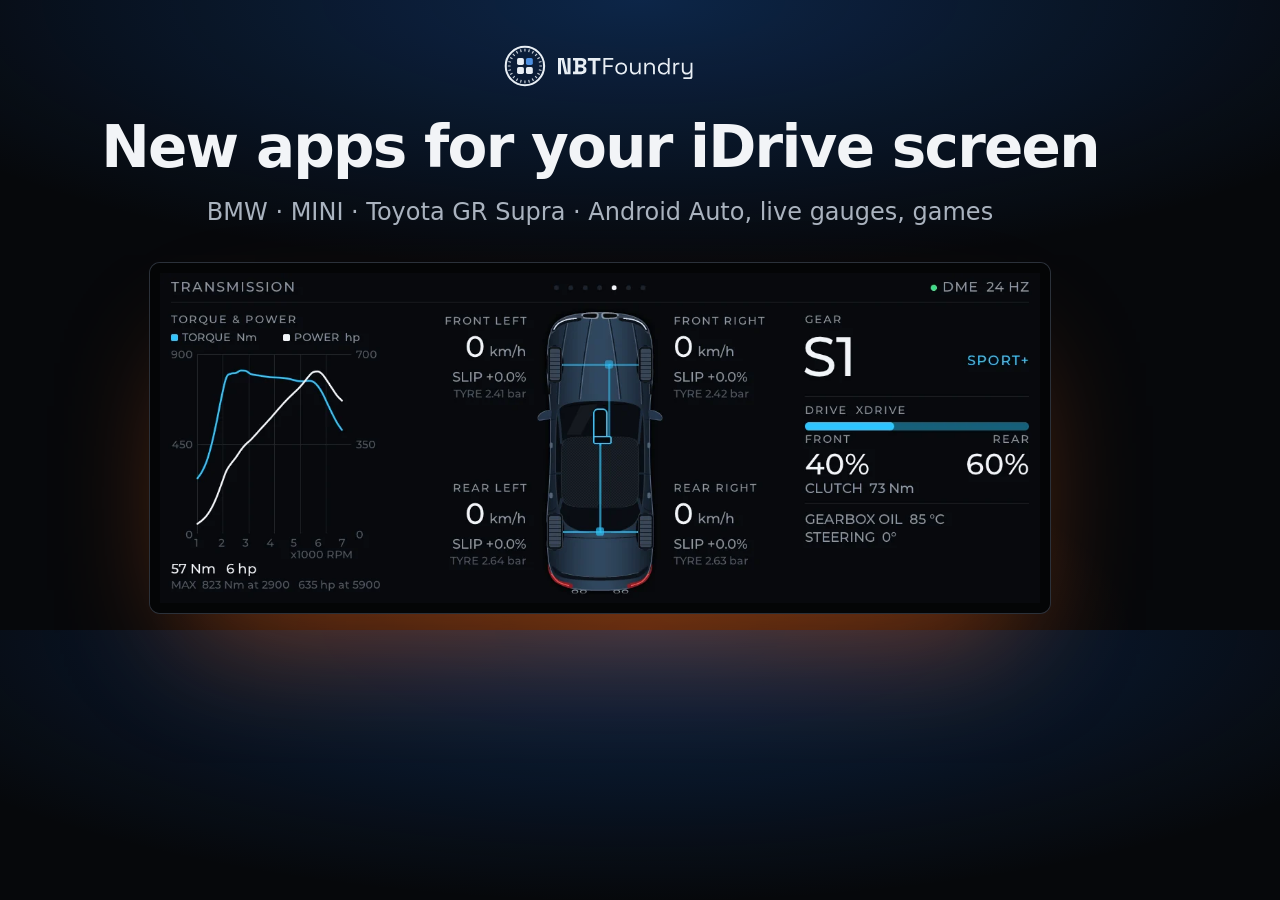
<file: tools/share-card.html>
<!doctype html>
<!-- SPDX-License-Identifier: MPL-2.0 -->
<!-- The link preview, site/assets/share.png (1200x630). A headless window is shorter than its
     --window-size, so render taller and crop:
     chromium-browser --headless=new --allow-file-access-from-files --hide-scrollbars --window-size=1200,800
       --screenshot=share.png tools/share-card.html && magick share.png -crop 1200x630+0+0 site/assets/share.png -->
<meta charset="utf-8">
<style>
  html, body { margin: 0; }
  body {
    width: 1200px; height: 630px; overflow: hidden; color: #f2f4f7;
    font: 24px/1.3 system-ui, "Segoe UI", Roboto, "Helvetica Neue", Arial, sans-serif;
    background:
      radial-gradient(55% 45% at 50% 100%, rgb(255 106 26 / 20%), transparent 70%),
      radial-gradient(90% 60% at 50% 0%, rgb(28 105 212 / 30%), transparent 72%),
      #06080b;
    display: flex; flex-direction: column; align-items: center;
  }
  header { display: flex; align-items: center; gap: 14px; margin-top: 44px; font-weight: 600; font-size: 26px; }
  header img { height: 44px; }
  h1 { margin: 22px 0 0; font-size: 58px; font-weight: 700; letter-spacing: -0.03em; }
  p { margin: 12px 0 0; color: #aab3bf; }
  .screen {
    margin-top: 34px; width: 880px; aspect-ratio: 8 / 3; border: 10px solid #040506; border-radius: 10px;
    box-shadow: 0 0 0 1px #2b313a, 0 60px 130px -40px rgb(255 106 26 / 45%); overflow: hidden;
  }
  .screen img { display: block; width: 100%; height: 100%; object-fit: cover; }
</style>
<header><img src="../site/assets/logo-dark.svg" alt="NBTFoundry"></header>
<h1>New apps for your iDrive screen</h1>
<p>BMW · MINI · Toyota GR Supra · Android Auto, live gauges, games</p>
<div class="screen"><img src="../site/screens/gauges-drive.webp" alt=""></div>
</file>
<file: site/style.css>
/* SPDX-License-Identifier: MPL-2.0 */
:root {
  --page: #f3f4f6;
  --panel: #ffffff;
  --ink: #14171b;
  --muted: #59616c;
  --line: #d8dbe0;
  --accent: #1c69d4;
  --accent-ink: #ffffff;
  --accent-soft: #e5eefb;
  --glow: #ff6a1a;
  --amber: #b84a08;
  --ok: #18794e;
  --beta: #7a5200;
  --beta-soft: #faefd6;
  --warn-soft: #fdf1ef;
  --warn-line: #d9584a;
  --heart: #bf3989;
  --kofi: #ff5e5b;
  --tile-l: 46%;
  --r: 4px;
  --shadow: 0 1px 2px rgb(20 23 27 / 5%), 0 10px 28px rgb(20 23 27 / 6%);
}
@media (prefers-color-scheme: dark) {
  :root {
    --page: #0a0c0f;
    --panel: #13161b;
    --ink: #eef1f4;
    --muted: #9aa3ae;
    --line: #252a32;
    --accent: #5b9cf0;
    --accent-ink: #06121f;
    --accent-soft: #132238;
    --amber: #ff8a3d;
    --ok: #4cc38a;
    --beta: #efc875;
    --beta-soft: #2d2512;
    --warn-soft: #1f1416;
    --warn-line: #b6473c;
    --heart: #db61a2;
    --tile-l: 52%;
    --shadow: none;
  }
}
* { box-sizing: border-box; }
html { scroll-behavior: smooth; scroll-padding-top: 76px; }
body {
  margin: 0;
  background: var(--page);
  color: var(--ink);
  font: 16px/1.55 system-ui, -apple-system, "Segoe UI", Roboto, "Helvetica Neue", Arial, sans-serif;
  -webkit-font-smoothing: antialiased;
}
a { color: var(--accent); text-decoration: none; }
a:hover { text-decoration: underline; }
:focus-visible { outline: 2px solid var(--accent); outline-offset: 2px; }
h1, h2, h3 { line-height: 1.12; margin: 0; letter-spacing: -0.02em; }
p { margin: 0; }
figure { margin: 0; }
.wrap { max-width: 1120px; margin: 0 auto; padding: 0 20px; }

.bar {
  position: sticky; top: 0; z-index: 10;
  background: color-mix(in srgb, var(--page) 88%, transparent);
  backdrop-filter: saturate(1.4) blur(12px);
  border-bottom: 1px solid var(--line);
}
.bar-inner { display: flex; align-items: center; justify-content: space-between; height: 60px; gap: 16px; }
.brand img { display: block; height: 32px; width: auto; }
nav { display: flex; gap: 22px; font-size: 14px; font-weight: 600; }
nav a { color: var(--muted); padding: 6px 0; border-bottom: 2px solid transparent; }
nav a:hover { color: var(--ink); text-decoration: none; border-bottom-color: var(--glow); }
.nav-sponsor { display: inline-flex; align-items: center; gap: 6px; }
.nav-sponsor svg, .button.sponsor svg { color: var(--heart); }
.button.kofi svg { color: var(--kofi); }
.button svg { flex: none; }

/* The label over a heading: a slanted bar in the cockpit's amber. */
.eyebrow {
  display: flex; align-items: center; gap: 10px;
  color: var(--muted); font-weight: 700; font-size: 12px; letter-spacing: 0.16em; text-transform: uppercase;
}
.eyebrow::before { content: ""; flex: none; width: 22px; height: 3px; background: var(--glow); transform: skewX(-24deg); }

/* The hero is the car at night, in both themes. */
.hero {
  --ink: #f2f4f7; --muted: #aab3bf; --line: #2a3038; --panel: #12161c;
  --accent: #1c69d4; --accent-ink: #ffffff;
  color: var(--ink);
  background:
    radial-gradient(55% 42% at 50% 100%, rgb(255 106 26 / 16%), transparent 70%),
    radial-gradient(90% 60% at 50% 0%, rgb(28 105 212 / 26%), transparent 72%),
    #06080b;
  border-bottom: 1px solid #1c2128;
}
.hero-inner { padding-top: 76px; padding-bottom: 44px; text-align: center; }
.hero .eyebrow { justify-content: center; color: #c5ccd6; }
.hero h1 { font-size: clamp(34px, 5.6vw, 62px); margin-top: 18px; font-weight: 700; letter-spacing: -0.03em; }
.lede { max-width: 640px; margin: 20px auto 0; color: var(--muted); font-size: 18px; }
.actions { display: flex; gap: 12px; justify-content: center; flex-wrap: wrap; margin-top: 30px; }
.button {
  display: inline-flex; align-items: center; gap: 8px;
  padding: 12px 22px; border-radius: 3px; font-weight: 650; font-size: 15px;
  border: 1px solid var(--line); background: var(--panel); color: var(--ink);
}
.button:hover { text-decoration: none; border-color: var(--accent); }
.button.primary { background: var(--accent); border-color: var(--accent); color: var(--accent-ink); }
.button.primary:hover { filter: brightness(1.1); }
.button.ghost { background: transparent; border-color: rgb(255 255 255 / 38%); }
.button.ghost:hover { border-color: #fff; }

.display { max-width: 960px; margin: 56px auto 0; }
.display-screen {
  position: relative; aspect-ratio: 8 / 3; overflow: hidden; background: #000;
  border: 10px solid #040506; border-radius: 10px;
  box-shadow: 0 0 0 1px #2b313a, 0 34px 70px -24px #000, 0 60px 130px -40px rgb(255 106 26 / 38%);
}
.slide { position: absolute; inset: 0; display: block; opacity: 0; transition: opacity 0.8s ease; }
.slide.is-on { opacity: 1; }
.slide img { display: block; width: 100%; height: 100%; object-fit: cover; }
.display figcaption {
  display: flex; flex-wrap: wrap; align-items: center; justify-content: space-between; gap: 10px 20px;
  margin-top: 18px; font-size: 13px; color: #7f8996;
}
.display-tabs { display: flex; gap: 22px; }
.display-tabs button {
  appearance: none; background: none; border: 0; border-bottom: 2px solid transparent; padding: 4px 0;
  color: #98a2ae; font: 700 12px/1.4 inherit; font-family: inherit; letter-spacing: 0.14em; text-transform: uppercase;
  cursor: pointer;
}
.display-tabs button:hover { color: #fff; }
.display-tabs button.is-on { color: #fff; border-bottom-color: var(--glow); }

.fork { display: grid; grid-template-columns: repeat(auto-fit, minmax(280px, 1fr)); gap: 16px; padding-top: 28px; }
.fork-tile {
  position: relative; display: flex; flex-direction: column; gap: 8px; padding: 22px 56px 22px 24px;
  background: var(--panel); border: 1px solid var(--line); border-radius: var(--r); color: var(--ink);
  box-shadow: var(--shadow);
}
.fork-tile::after {
  content: "\2192"; position: absolute; right: 22px; top: 50%; translate: 0 -50%;
  font-size: 22px; color: var(--muted); transition: translate 0.15s ease, color 0.15s ease;
}
.fork-tile:hover { text-decoration: none; border-color: var(--accent); }
.fork-tile:hover::after { translate: 4px -50%; color: var(--accent); }
.fork-tile b { font-size: 22px; letter-spacing: -0.02em; line-height: 1.15; }
.fork-tile > span:last-child { color: var(--muted); font-size: 15px; }

.section { padding-top: 92px; }
.section-head { margin-bottom: 30px; }
.section-head h2 { font-size: clamp(26px, 3.6vw, 38px); font-weight: 700; margin-top: 12px; }
.section-head p:not(.eyebrow) { color: var(--muted); margin-top: 10px; font-size: 17px; max-width: 760px; }
.section-head b { color: var(--ink); }
.sub-head {
  margin: 40px 0 14px; color: var(--muted); font-size: 12px; font-weight: 700; letter-spacing: 0.16em;
  text-transform: uppercase;
}
.sub-head[hidden] { display: none; }

/* Applications: the featured ones with a capture, the others in a grid. */
.featured { display: grid; grid-template-columns: repeat(auto-fit, minmax(290px, 1fr)); gap: 16px; }
.app-grid { display: grid; grid-template-columns: repeat(auto-fill, minmax(250px, 1fr)); gap: 16px; }
.app-grid > .note { margin-top: 0; grid-column: 1 / -1; }
.card {
  display: flex; flex-direction: column; overflow: hidden;
  background: var(--panel); border: 1px solid var(--line); border-radius: var(--r); box-shadow: var(--shadow);
}
.cover { aspect-ratio: 8 / 3; background: #000; border-bottom: 1px solid var(--line); }
.cover img { display: block; width: 100%; height: 100%; object-fit: cover; }
.cover.plain {
  display: grid; place-items: center;
  background: radial-gradient(70% 90% at 50% 110%, rgb(28 105 212 / 45%), transparent 75%), #0a0d12;
}
.cover.plain .tile, .cover.plain .tile img { width: 72px; height: 72px; }
.card-body { display: flex; flex-direction: column; gap: 12px; padding: 18px 20px 14px; flex: 1; }
.card-head { display: flex; gap: 14px; align-items: center; }
.tile {
  flex: none; width: 48px; height: 48px; border-radius: 8px;
  display: grid; place-items: center; color: #fff; font-weight: 800; font-size: 18px; letter-spacing: -0.02em;
  background: linear-gradient(140deg, hsl(var(--hue) 62% calc(var(--tile-l) + 8%)), hsl(calc(var(--hue) + 28) 58% calc(var(--tile-l) - 10%)));
}
.tile img { display: block; width: 48px; height: 48px; border-radius: 8px; }
.app-grid .card-head { flex-direction: column; align-items: flex-start; gap: 12px; }
.card h3 { font-size: 18px; }
.kind { color: var(--muted); font-size: 13px; margin-top: 4px; }
.chip {
  display: inline-block; font-size: 11px; font-weight: 700; letter-spacing: 0.06em; text-transform: uppercase;
  padding: 1px 7px; border-radius: 2px; background: var(--accent-soft); color: var(--accent); vertical-align: 1px;
}
.chip.beta { background: var(--beta-soft); color: var(--beta); }
.chip.soon { background: transparent; color: var(--muted); border: 1px solid var(--line); }
.summary { color: var(--muted); flex: 1; font-size: 15px; }
.more { border-top: 1px solid var(--line); padding-top: 10px; font-size: 13px; color: var(--muted); }
.more summary { cursor: pointer; font-weight: 650; }
.more summary:hover { color: var(--ink); }
.more dl { margin: 10px 0 0; display: grid; gap: 3px; }
.more dl div { display: flex; gap: 8px; }
.more dt { flex: none; width: 64px; }
.more dd { margin: 0; color: var(--ink); }
.more-links { display: flex; flex-wrap: wrap; gap: 4px 14px; margin: 10px 0 4px; font-weight: 600; }
.note { margin-top: 20px; color: var(--muted); font-size: 14px; }
#support .actions { justify-content: flex-start; margin-top: 0; }

/* Will it work on my car? */
.compat { display: grid; grid-template-columns: repeat(auto-fit, minmax(260px, 1fr)); gap: 16px; align-items: start; }
.compat-screen svg { display: block; width: 100%; height: auto; background: #0a0d12; border: 6px solid #040506; border-radius: 6px; box-shadow: 0 0 0 1px var(--line); }
.compat-screen figcaption { margin-top: 12px; font-size: 15px; color: var(--muted); }
.compat-screen.ok b { color: var(--ok); }
.compat-screen.no b { color: var(--amber); }
.checks { list-style: none; margin: 0; padding: 0; display: grid; }
.checks li { display: grid; gap: 2px; padding: 12px 0; border-top: 1px solid var(--line); font-size: 15px; }
.checks li:first-child { border-top: 0; padding-top: 0; }
.checks span { color: var(--muted); }

.needs { list-style: none; margin: 0 0 16px; padding: 0; display: grid; grid-template-columns: repeat(auto-fit, minmax(260px, 1fr)); gap: 16px; }
.needs li { display: flex; gap: 14px; align-items: flex-start; padding: 16px 0; border-top: 1px solid var(--line); }
.needs svg { flex: none; width: 28px; height: 28px; fill: none; stroke: var(--accent); stroke-width: 1.6; stroke-linecap: round; stroke-linejoin: round; }
.needs div { display: grid; gap: 2px; font-size: 15px; }
.needs span { color: var(--muted); }

.steps { list-style: none; padding: 0; margin: 0; counter-reset: step;
  display: grid; grid-template-columns: repeat(auto-fit, minmax(260px, 1fr)); gap: 16px; }
.steps li {
  counter-increment: step; background: var(--panel); border: 1px solid var(--line); border-top: 2px solid var(--accent);
  border-radius: var(--r); padding: 20px 22px 22px; display: flex; flex-direction: column; gap: 10px; box-shadow: var(--shadow);
}
.steps li::before {
  content: counter(step, decimal-leading-zero); color: var(--amber);
  font-weight: 700; font-size: 13px; letter-spacing: 0.16em;
}
.steps h3 { font-size: 19px; }
.steps p { color: var(--muted); }
.steps b { color: var(--ink); }
.fine { font-size: 14px; }
.release { margin-top: auto; padding-top: 12px; border-top: 1px solid var(--line); font-size: 14px; color: var(--muted);
  display: flex; flex-wrap: wrap; gap: 8px; align-items: center; }
.release b { color: var(--ink); }
.flow { margin-top: 28px; }
.flow figure { display: grid; grid-template-columns: minmax(0, 3fr) minmax(0, 2fr); gap: 14px 32px; align-items: center; }
.flow img { display: block; width: 100%; height: auto; border-radius: var(--r); border: 1px solid var(--line); background: var(--panel); }
.flow figcaption { color: var(--muted); }
.flow figcaption b { display: block; margin-bottom: 4px; color: var(--ink); font-size: 19px; }
/* Slides outside the hero: the themes. */
.switch { margin: 24px 0 0; }
.switch-stage { position: relative; aspect-ratio: 8 / 3; overflow: hidden; border-radius: var(--r); border: 1px solid var(--line); background: #0a0d12; }
.switch figcaption { display: flex; flex-wrap: wrap; align-items: center; justify-content: space-between; gap: 10px 20px; margin-top: 12px; font-size: 14px; color: var(--muted); }
.switch-tabs { display: flex; gap: 22px; }
.switch-tabs button {
  appearance: none; background: none; border: 0; border-bottom: 2px solid transparent; padding: 4px 0;
  color: var(--muted); font: 700 12px/1.4 inherit; font-family: inherit; letter-spacing: 0.14em; text-transform: uppercase;
  cursor: pointer;
}
.switch-tabs button:hover, .switch-tabs button.is-on { color: var(--ink); }
.switch-tabs button.is-on { border-bottom-color: var(--glow); }
.pair { margin: 16px 0 0; }
.pair img { display: block; width: 100%; height: auto; border-radius: var(--r); border: 1px solid var(--line); background: #0a0d12; }
.pair figcaption { margin-top: 10px; font-size: 14px; color: var(--muted); }

.features { list-style: none; padding: 0; margin: 0;
  display: grid; grid-template-columns: repeat(auto-fit, minmax(220px, 1fr)); gap: 30px 24px; }
.features h3 { font-size: 16px; }
.features h3::before { content: ""; display: block; width: 22px; height: 3px; background: var(--glow); transform: skewX(-24deg); margin-bottom: 12px; }
.features p { color: var(--muted); margin-top: 6px; font-size: 15px; }

.faq { display: grid; grid-template-columns: repeat(auto-fit, minmax(340px, 1fr)); column-gap: 48px; align-items: start; }
.faq details { border-top: 1px solid var(--line); }
.faq summary {
  display: flex; justify-content: space-between; align-items: center; gap: 16px;
  padding: 16px 0; font-weight: 650; font-size: 17px; cursor: pointer; list-style: none;
}
.faq summary::-webkit-details-marker { display: none; }
.faq summary::after { content: "+"; flex: none; color: var(--muted); font-size: 22px; font-weight: 400; line-height: 1; transition: rotate 0.15s ease; }
.faq details[open] summary::after { rotate: 45deg; color: var(--amber); }
.faq summary:hover { color: var(--accent); }
.faq p { color: var(--muted); padding: 0 32px 18px 0; }

/* Developers: a dark band in both themes, like the hero. */
.band {
  --ink: #f2f4f7; --muted: #a3acb8; --line: #272d36; --panel: #12161c; --accent: #6aa6f5; --shadow: none;
  margin-top: 92px; padding: 84px 0; color: var(--ink);
  background: radial-gradient(70% 80% at 100% 0%, rgb(28 105 212 / 20%), transparent 70%), #080a0d;
  border-block: 1px solid #1c2128;
}
.links { display: grid; grid-template-columns: repeat(auto-fit, minmax(300px, 1fr)); gap: 12px; }
.links a {
  display: flex; flex-direction: column; gap: 4px; padding: 18px 20px; border-radius: var(--r);
  background: var(--panel); border: 1px solid var(--line); color: var(--ink);
}
.links a:hover { border-color: var(--accent); text-decoration: none; }
.links span { color: var(--muted); font-size: 14px; }

.warning { background: var(--warn-soft); border: 1px solid var(--line); border-left: 3px solid var(--warn-line); border-radius: var(--r); padding: 18px 20px; font-size: 15px; }
.footer { padding-top: 56px; padding-bottom: 48px; color: var(--muted); font-size: 13px; display: grid; gap: 8px; }

@media (max-width: 980px) {
  nav a:nth-child(2), nav a:nth-child(4), nav a:nth-child(6) { display: none; }
}
@media (max-width: 640px) {
  nav a:not(:first-child):not(:last-child) { display: none; }
  .hero-inner { padding-top: 52px; }
  .display { margin-top: 40px; }
  .display-screen { border-width: 6px; border-radius: 7px; }
  .display figcaption { justify-content: center; text-align: center; }
  .section { padding-top: 68px; }
  .band { margin-top: 68px; padding: 60px 0; }
  .faq p { padding-right: 0; }
  .flow figure { grid-template-columns: minmax(0, 1fr); }
}
@media (prefers-reduced-motion: reduce) {
  html { scroll-behavior: auto; }
  .slide, .fork-tile::after, .faq summary::after { transition: none; }
}

.prose { max-width: 720px; }
.prose h1 { font-size: clamp(30px, 5vw, 44px); font-weight: 700; }
.prose h2 { font-size: 20px; margin-top: 32px; }
.prose p, .prose ul { margin-top: 10px; color: var(--muted); }
.prose ul { padding-left: 20px; }
.prose li { margin-top: 6px; }
.prose b { color: var(--ink); }
.lede-left { font-size: 17px; }
/* Numbered steps inside a guide: one column, the number beside the title. */
.prose .steps { grid-template-columns: minmax(0, 1fr); gap: 12px; margin-top: 28px; }
.prose .steps li { display: grid; grid-template-columns: auto minmax(0, 1fr); gap: 8px 16px; margin-top: 0; align-items: baseline; }
.prose .steps li > * { grid-column: 2; margin-top: 0; }
.prose .steps li::before { grid-row: 1; }
.prose .steps .button { justify-self: start; margin-top: 6px; }
code { font-size: 0.92em; }
</file>
